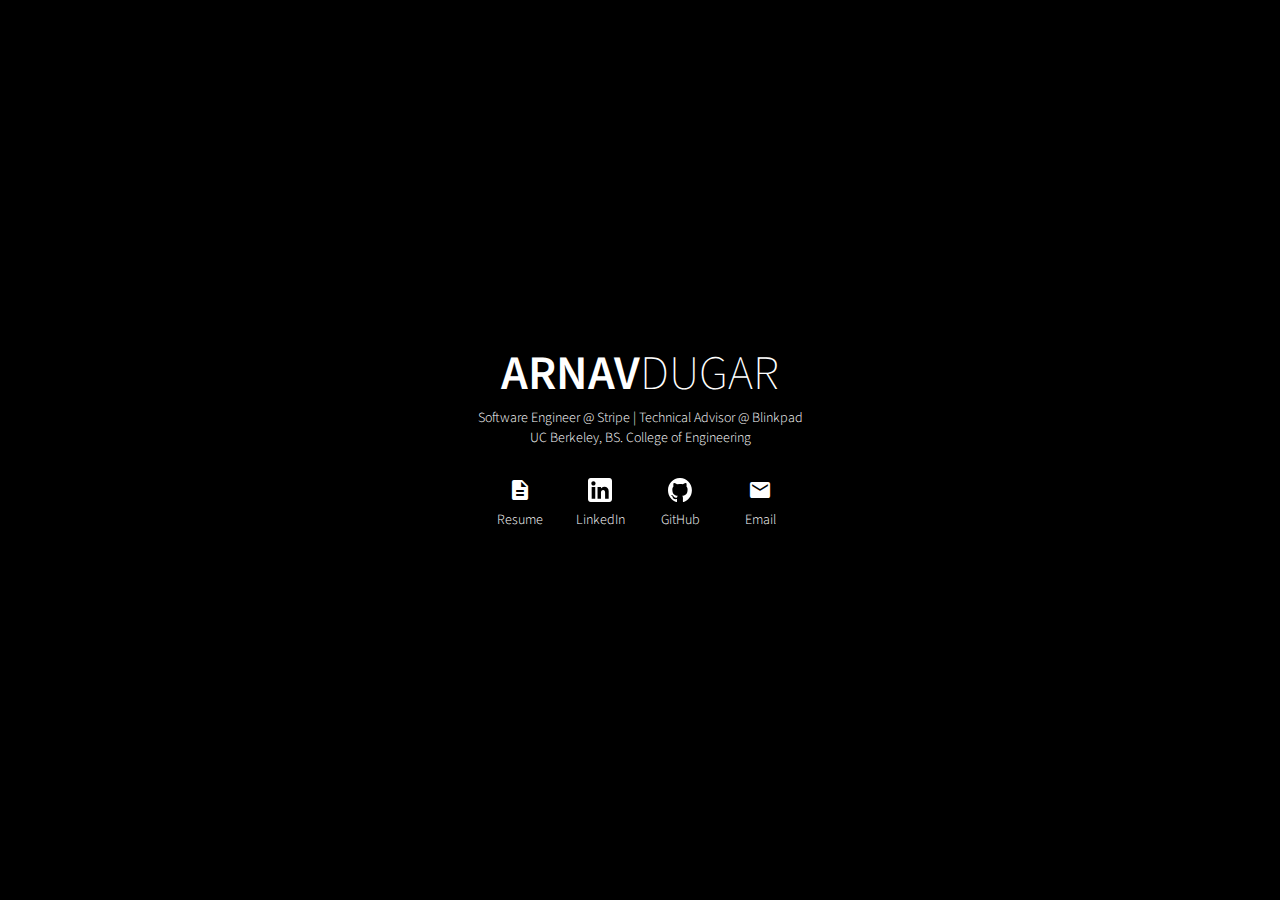
<file: index.html>
<!doctype html><meta charset="utf-8"><meta content="width=device-width,initial-scale=1" name="viewport"><meta content="#000000" name="theme-color"><meta content="Arnav Dugar" property="og:title"><meta content="https://arnavdugar.github.io/favicon.svg" property="og:image"><meta content="Software Engineer @ Stripe | Technical Advisor @ Blinkpad" property="og:description"><meta content="https://arnavdugar.github.io/" property="og:url"><title>Arnav Dugar</title><link href="/favicon.svg" rel="icon"><link href="https://fonts.gstatic.com" rel="preconnect"><link href="https://fonts.googleapis.com/css2?family=Source+Sans+3:wght@200;300;600&display=swap" rel="stylesheet"><link href="https://fonts.googleapis.com/icon?family=Material+Icons" rel="stylesheet"><script async data-token="52d51154-32c4-4ec9-8d1c-e75d27e576eb" src="https://beamanalytics.b-cdn.net/beam.min.js"></script><style>a{color:#fff;text-decoration:none;transition:color ease .5s}a:hover{color:#ff9800}a .svg-icon{transition:background-color ease .5s}a:hover .svg-icon{background-color:#ff9800}body{align-items:center;background-color:#000;color:#fff;display:flex;flex-direction:column;font-family:"Source Sans 3";font-size:14px;font-weight:300;gap:16px;height:100dvh;justify-content:center;margin:0;text-align:center;width:100dvw;user-select:none}h1{font-size:48px;line-height:75%;margin:0;text-transform:uppercase}ul{align-items:center;column-gap:16px;display:grid;grid-auto-flow:column;grid-template-rows:24px auto;padding:0;row-gap:8px}li{display:contents}li>a{display:grid;grid-row:1/span 2;grid-template-rows:subgrid;justify-items:center;width:64px}.svg-icon{background-color:#fff;height:24px;mask-image:var(--url);mask-position:center;mask-repeat:no-repeat;mask-size:contain;width:24px;-webkit-mask-image:var(--url);-webkit-mask-position:center;-webkit-mask-repeat:no-repeat;-webkit-mask-size:contain}</style><h1><span style="font-weight:600">Arnav</span><span style="font-weight:200">Dugar</span></h1><div>Software Engineer @ Stripe | Technical Advisor @ Blinkpad<br>UC Berkeley, BS. College of Engineering</div><ul><li><a href="/resume"><div class="material-icons">description</div><div>Resume</div></a><li><a href="https://linkedin.com/in/arnavdugar" target="_blank"><div class="svg-icon" style="--url:url(/resume/linkedin.svg)"></div><div>LinkedIn</div></a><li><a href="https://github.com/arnavdugar" target="_blank"><div class="svg-icon" style="--url:url(/resume/github.svg);height:calc(24px * 96 / 98)"></div><div>GitHub</div></a><li><a href="mailto:arnavdugar+resume@gmail.com" target="_blank"><div class="material-icons">email</div><div>Email</div></a></ul>
</file>
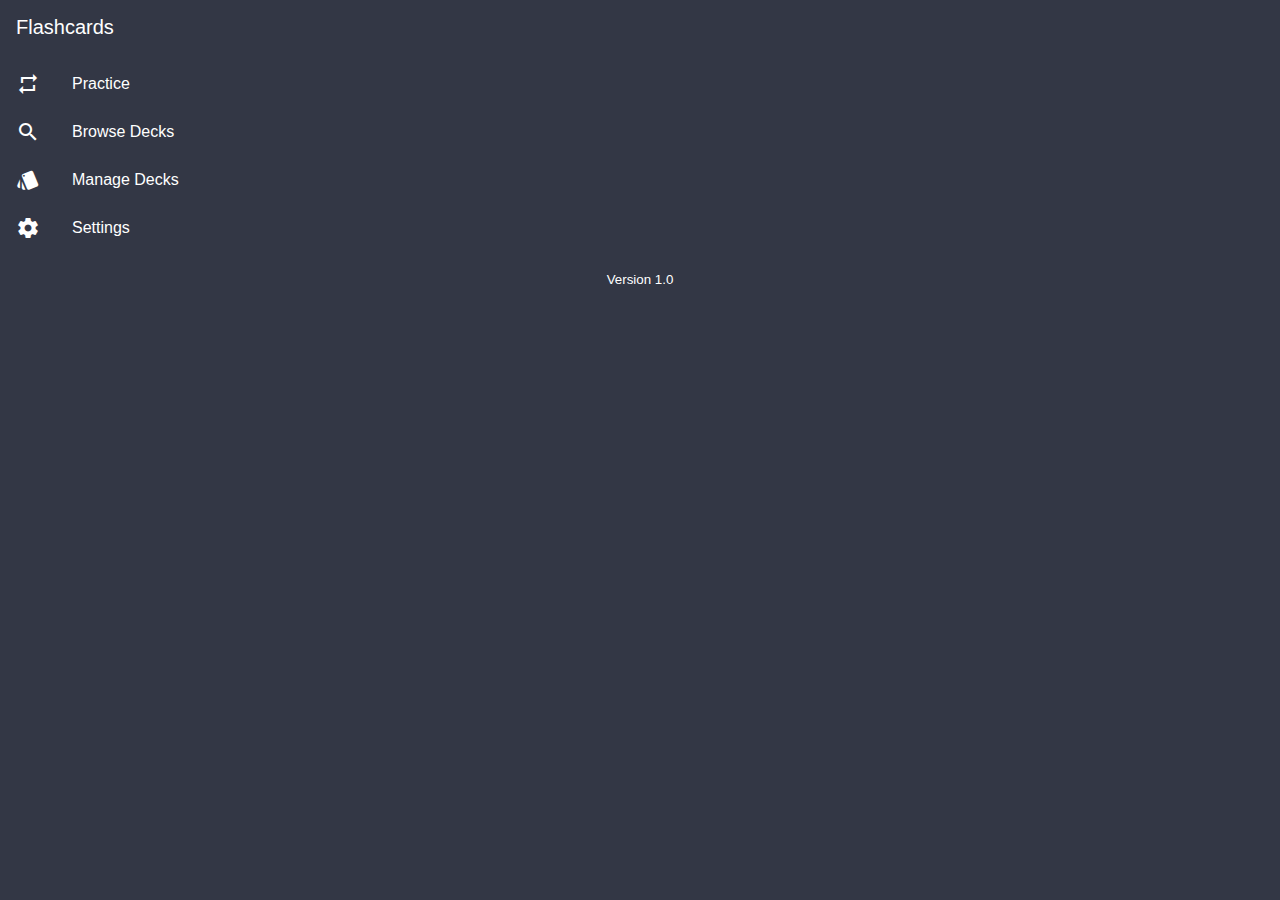
<file: flashcards/index.html>
<!DOCTYPE html>
<title>Flashcards</title>
<meta charset="utf-8">
<meta name="apple-mobile-web-app-capable" content="yes">
<meta name="apple-mobile-web-app-status-bar-style" content="black-translucent">
<meta name="viewport" content="width=device-width, initial-scale=1">
<link rel="manifest" href="/flashcards/manifest.json">
<link rel="stylesheet" type="text/css" href="style.css">
<script type="text/javascript" defer>'use strict';class b extends HTMLElement{constructor(a){super();a=document.getElementById(a);this.attachShadow({mode:"open"}).appendChild(a.content.cloneNode(!0))}};class c extends b{constructor(){super("index-template")}}customElements.define("index-component",c);
</script>
<script>
if ('serviceWorker' in navigator) {
  window.addEventListener('load', async () => {
    try {
      const registration = await navigator.serviceWorker.register('/flashcards/service_worker.min.js');
      console.log('ServiceWorker registration successful with scope: ', registration.scope);
    } catch (error) {
      console.error('ServiceWorker registration failed: ', error);
    }
  });
}
</script>
<meta name="theme-color" content="#333745"/>
<link href="https://fonts.googleapis.com/icon?family=Material+Icons" rel="stylesheet">


<template id="index-template"><style type="text/css">@import url("https://fonts.googleapis.com/icon?family=Material+Icons");a{color:inherit;text-decoration:none}.index{display:flex;flex-direction:column;height:100%;width:100%}.header{display:flex;flex-direction:row;flex-grow:0;font-size:20px;font-weight:500;height:24px;margin-bottom:4px;padding:16px}.header>:first-child,.content{flex-grow:1}.action{align-items:center;border-radius:4px;display:flex;flex-direction:row;height:40px;margin:8px}.action:active{background:#e0493f}.action>*{padding:8px}.action>.icon{padding-right:24px}.footer{align-items:center;display:flex;flex-direction:column;flex-grow:0;font-size:10pt;padding:12px}.footer>*{font-weight:300;padding:4px}</style><div>
  <div class="header">
    <div>Flashcards</div>
  </div>
  <div class="content">
    <a class="action" href="/flashcards/practice/">
      <div class="icon material-icons">repeat</div>
      <div class="text">Practice</div>
    </a>
    <a class="action" to="/flashcards/browse/">
      <div class="icon material-icons">search</div>
      <div class="text">Browse Decks</div>
    </a>
    <a class="action" to="/flashcards/manage/">
      <div class="icon material-icons">style</div>
      <div class="text">Manage Decks</div>
    </a>
    <a class="action" to="/flashcards/settings/">
      <div class="icon material-icons">settings</div>
      <div class="text">Settings</div>
    </a>
  </div>
  <div class="footer">
    <div>Version 1.0</div>
  </div>
</div>
</template>

<index-component></index-component>
</file>
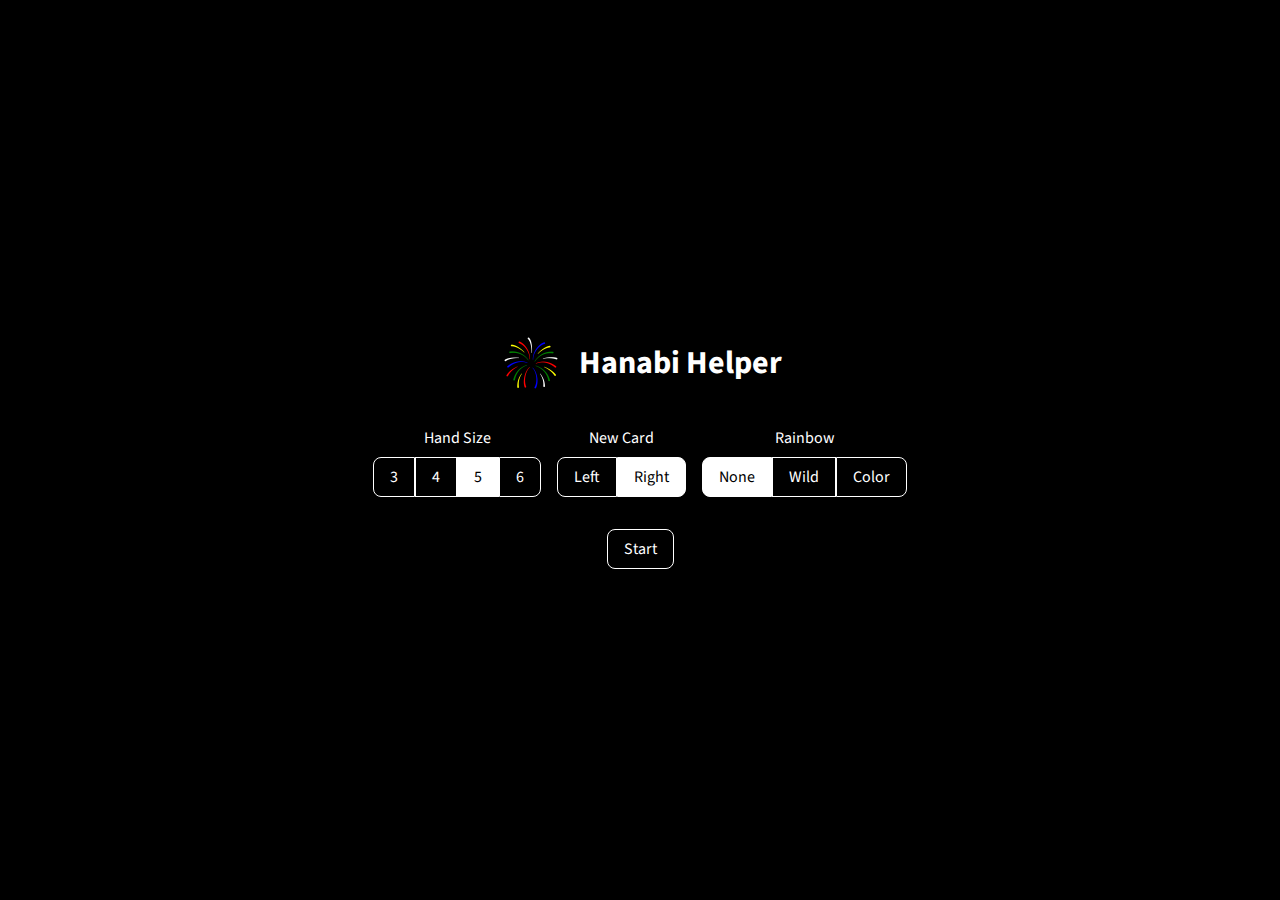
<file: hanabi/index.html>
<!doctype html>
<html lang="en-us">
  <meta charset="utf-8" />
  <meta name="viewport" content="width=device-width, initial-scale=1.0, maximum-scale=1.0, user-scalable=no" />
  <title>Hanabi</title>
  <link rel="icon" href="favicon/any/32.png" sizes="32x32" />
  <link rel="manifest" href="/hanabi/manifest.json" />
  <link rel="preconnect" href="https://fonts.googleapis.com" />
  <link rel="preconnect" href="https://fonts.gstatic.com" crossorigin />
  <link rel="stylesheet" href="main.css" />
  <link rel="stylesheet" href="https://fonts.googleapis.com/css2?family=Source+Sans+3:wght@200..900&display=swap" />
  <link
    rel="stylesheet"
    href="https://fonts.googleapis.com/css2?family=Material+Symbols+Rounded:opsz,wght,FILL,GRAD@24,400,1,0"
  />
  <script
    src="https://beamanalytics.b-cdn.net/beam.min.js"
    data-token="52d51154-32c4-4ec9-8d1c-e75d27e576eb"
    async
  ></script>
  <script src="main.js" defer></script>
  <div id="root"></div>
</html>
</file>
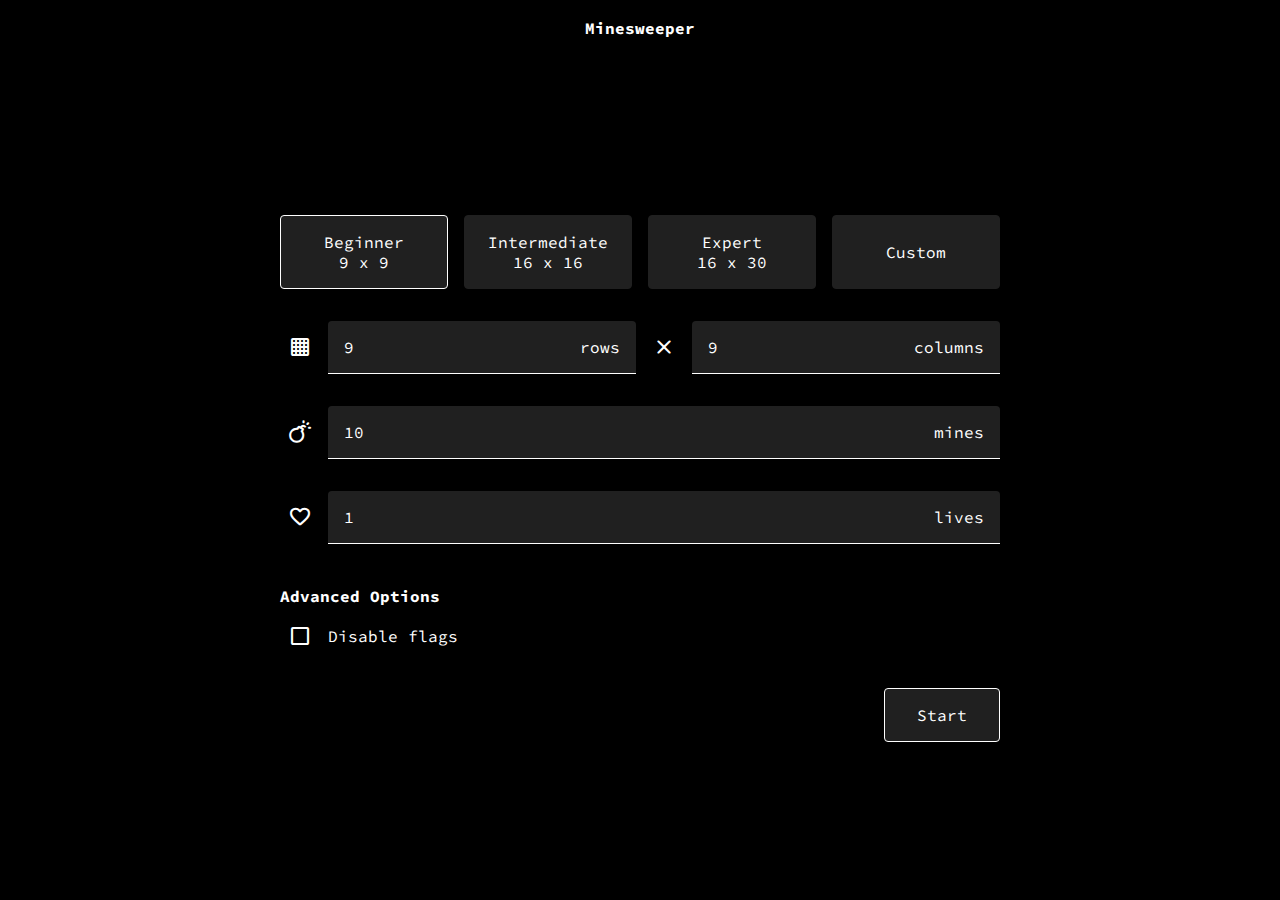
<file: minesweeper/index.html>
<!doctype html>
<html lang="en-us">
  <meta charset="utf-8" />
  <meta
    name="viewport"
    content="width=device-width, initial-scale=1.0, maximum-scale=1.0, user-scalable=no"
  />
  <title>Minesweeper</title>
  <link rel="icon" href="favicon/any/32.png" sizes="32x32" />
  <link rel="manifest" href="/minesweeper/manifest.json" />
  <link rel="preconnect" href="https://fonts.googleapis.com" />
  <link rel="preconnect" href="https://fonts.gstatic.com" crossorigin />
  <link rel="stylesheet" href="main.css" />
  <link
    rel="stylesheet"
    href="https://fonts.googleapis.com/css2?family=Source+Code+Pro&display=swap"
  />
  <link
    rel="stylesheet"
    href="https://fonts.googleapis.com/css2?family=Material+Symbols+Rounded:opsz,wght,FILL,GRAD@24,400,1,0"
  />
  <script src="main.js" defer></script>
  <div id="root"></div>
</html>
</file>
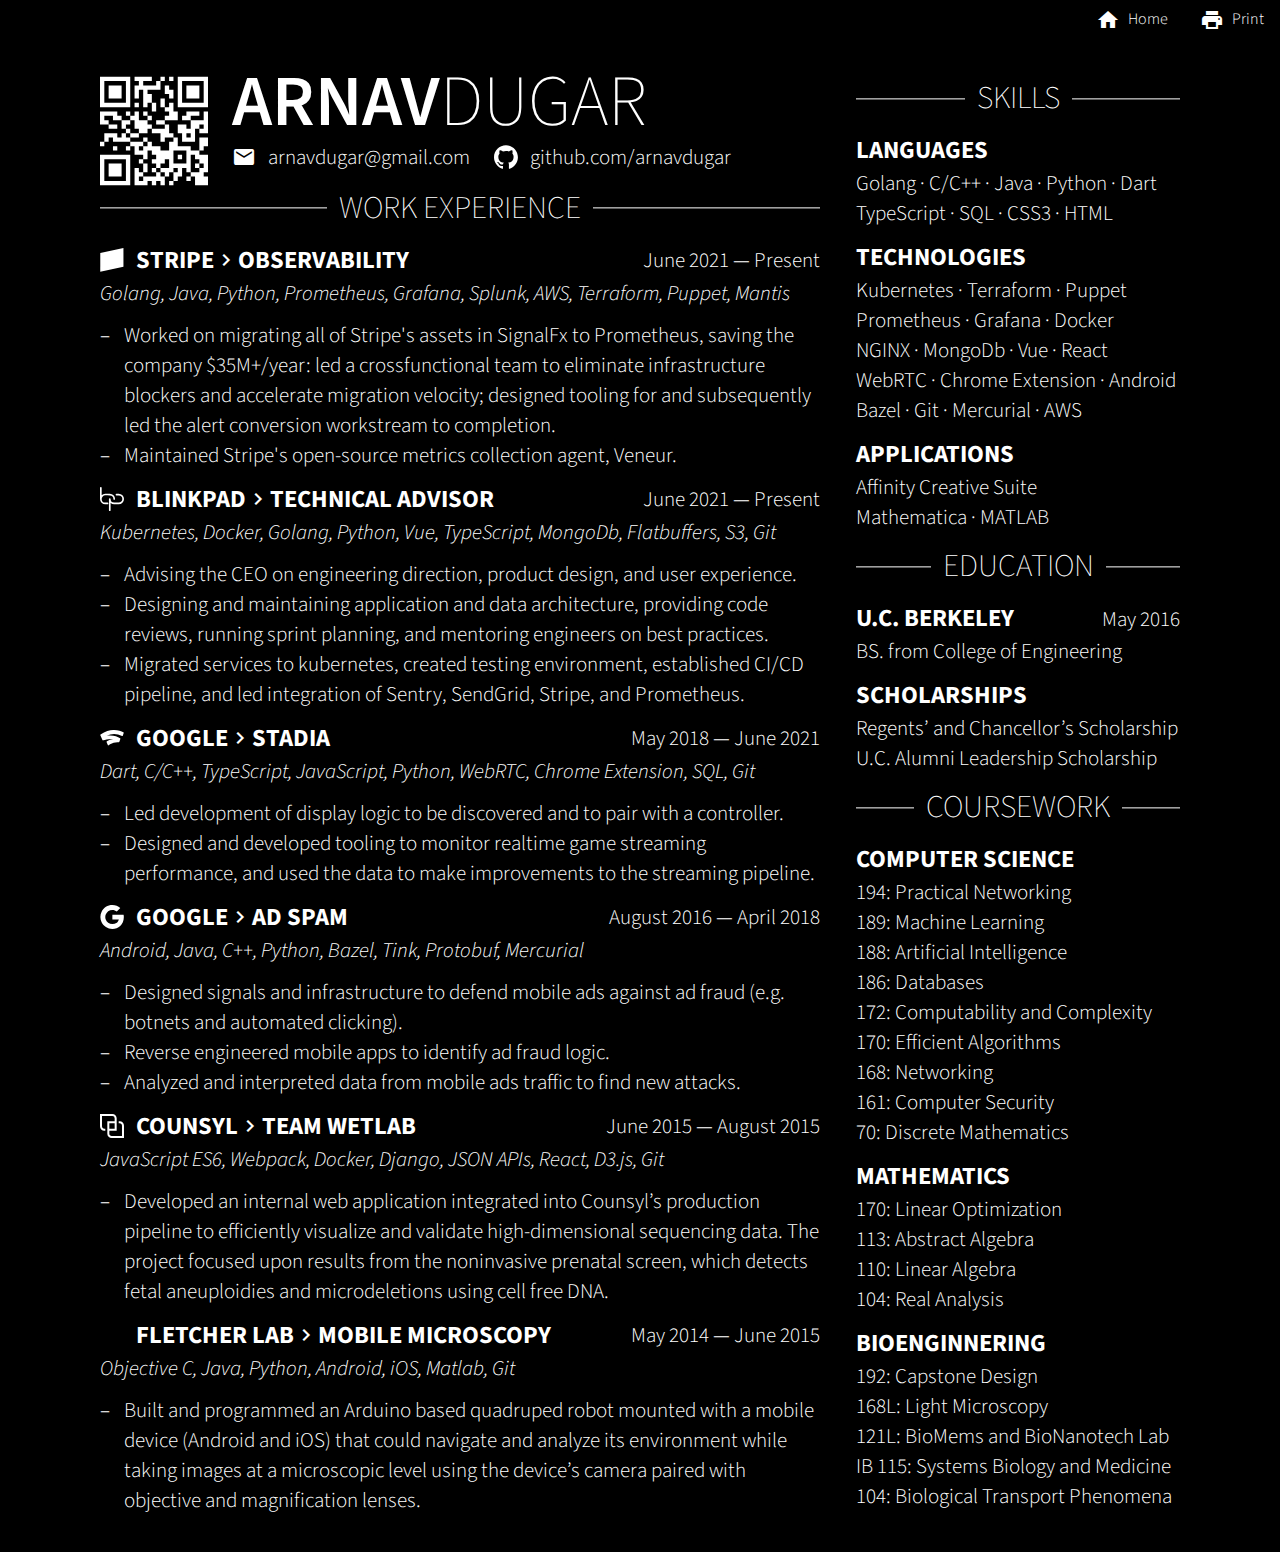
<file: resume/index.html>
<!doctype html><meta charset="utf-8"><meta content="width=device-width,initial-scale=1" name="viewport"><meta content="#000000" name="theme-color"><meta content="Resume - Arnav Dugar" property="og:title"><meta content="https://arnavdugar.github.io/favicon.svg" property="og:image"><meta content="Software Engineer @ Stripe | Technical Advisor @ Blinkpad" property="og:description"><meta content="https://arnavdugar.github.io/resume/" property="og:url"><title>Resume - Arnav Dugar</title><link href="/favicon.svg" rel="icon"><link href="https://fonts.gstatic.com" rel="preconnect"><link href="https://fonts.googleapis.com/css2?family=Source+Sans+3:wght@200;300;600&display=swap" rel="stylesheet"><link href="https://fonts.googleapis.com/css2?family=Source+Code+Pro" rel="stylesheet"><link href="https://fonts.googleapis.com/icon?family=Material+Icons" rel="stylesheet"><script async data-token="52d51154-32c4-4ec9-8d1c-e75d27e576eb" src="https://beamanalytics.b-cdn.net/beam.min.js"></script><style>@page{margin:.25in!important;size:8.5in 11in}a{color:inherit;text-decoration:none}body{align-items:center;background-color:#000;color:var(--color);display:flex;flex-direction:column;font-family:"Source Sans 3";font-size:14px;font-weight:300;margin:0;overflow-x:scroll}h1{font-size:48px;line-height:75%;margin:0;text-transform:uppercase}h2{align-items:center;display:flex;flex-direction:row;flex-grow:0;font-weight:200;gap:8px;margin:8px 0 0 0;text-transform:uppercase}h2::after,h2::before{background-color:var(--color);content:"";height:1px;flex-grow:1;transform:scaleY(.5);-webkit-transform:scaleY(.5)}h2:first-child{margin:0}h3{margin:8px 0 0 0;text-transform:uppercase}img{user-select:none}ul{padding-inline-start:0}.material-icons{font-size:16px;user-select:none}nav{align-items:center;align-self:flex-end;display:flex;flex-direction:row;gap:16px;padding:0 8px;user-select:none}nav>a{cursor:pointer;display:flex;flex-direction:row;font-size:16px;gap:8px;padding:8px}nav .material-icons{font-size:24px}body:not([share=true]) nav>#share{display:none}#contact{align-items:flex-start;align-self:center;display:flex;flex-direction:row;gap:16px;padding:8px 0}#contact>a{display:flex;flex-direction:row}main{column-gap:.25in;display:grid;grid-template-columns:5in 2.25in;height:10in;overflow:hidden;padding:.25in;position:relative;print-color-adjust:exact;width:7.5in;-webkit-print-color-adjust:exact}#container{overflow-x:scroll;scrollbar-width:none;-ms-overflow-style:none}#header{display:flex;flex-direction:row;gap:16px;grid-column:1;grid-row:1}#column-left{grid-column:1;grid-row:2}#column-right{grid-column:2;grid-row:1/span 2}.icon{align-self:center;height:16px;justify-self:center;margin-right:8px;width:16px}.h3{align-items:center;display:flex;flex-direction:row;justify-content:flex-end;gap:8px;margin:8px 0 0 0}.h3>a{display:flex;flex-direction:row}.h3>:last-child{flex-grow:1;text-align:end}.h3 h3{display:flex;align-items:center;margin:0}ul.details>li{display:contents}ul.details>li::before{align-self:baseline;content:"–";display:inline-block}ul.details{display:grid;grid-template-columns:16px 1fr;list-style-type:none;margin:8px 0 0 0;padding-inline-start:0}ul.technologies{display:block;margin:0}ul.technologies>li{display:inline;font-style:italic}ul.technologies>li::after{content:", "}ul.technologies>li:last-child::after{content:""}@media screen and (min-width:17in){main{zoom:2}}@media screen and (min-width:12.75in) and (max-width:17in){main{zoom:1.5}}@media screen and (max-width:8.5in){body{align-items:stretch}main{padding:16px}}@media screen{:root{--color:white}::selection{background-color:#fff;color:#000}a{transition:color ease .5s}a:hover{color:#ff9800}a .svg-icon{transition:background-color ease .5s}a:hover .svg-icon{background-color:#ff9800}#latest,#stamp{display:none}.invert{filter:invert(1)}.svg-icon{background-color:var(--color);mask-image:var(--url);mask-position:center;mask-repeat:no-repeat;mask-size:contain;-webkit-mask-image:var(--url);-webkit-mask-position:center;-webkit-mask-repeat:no-repeat;-webkit-mask-size:contain}}@media print{:root{--color:black}body{background-color:#fff;color:#000;display:contents}#container{display:contents}#latest{font-size:10px;left:.5in;line-height:100%;position:absolute;right:.5in;text-align:center;top:0}nav{display:none}#stamp{bottom:.25in;color:#d3d3d3;font-family:"Source Code Pro";font-size:8px;position:absolute;right:0;writing-mode:vertical-rl}.svg-icon{background-image:var(--url);background-position:center;background-repeat:no-repeat;background-size:contain}}</style><script>window.onload=async()=>{const t={text:"Arnav Dugar\nSoftware Engineer @ Stripe | Technical Advisor @ Blinkpad\nResume: ",title:document.title,url:document.location.pathname};navigator.share&&navigator.canShare(t)&&document.body.setAttribute("share",!0),document.getElementById("share").onclick=()=>{navigator.share(t)},document.getElementById("timestamp").innerText=(t=>`${t.toLocaleDateString(void 0,{day:"numeric",month:"short",year:"numeric"})} at ${t.toLocaleTimeString(void 0,{hour12:!1,timeZoneName:"short"})}`)(new Date);const e=await fetch("https://api.ipify.org",{credentials:"omit",method:"GET",referrer:""}).then((t=>t.text().then((t=>t.split(".").map((t=>parseInt(t,10).toString(16))).join(""))))).catch((t=>"-"));document.getElementById("stamp").innerText=[e,Date.now().toString(16),(new Date).getTimezoneOffset().toString(16)].join("/")}</script><nav><a href="/" target="_self"><div class="material-icons">home</div><div>Home</div></a><a id="share"><div class="material-icons">share</div><div>Share</div></a><a onclick="print()"><div class="material-icons">print</div><div>Print</div></a></nav><div id="container"><main><div id="header"><img class="invert" src="qr.svg" width="72px"><div><h1><span style="font-weight:600">Arnav</span><span style="font-weight:200">Dugar</span></h1><div id="contact"><a href="mailto:arnavdugar+resume@gmail.com" target="_blank"><div class="icon material-icons">email</div><div>arnavdugar@gmail.com</div></a><a href="https://github.com/arnavdugar" target="_blank"><div class="icon svg-icon" style="--url:url(github.svg)"></div><div>github.com/arnavdugar</div></a></div></div></div><div id="column-left"><h2>Work Experience</h2><div class="h3"><a href="https://stripe.com" target="_blank"><div class="icon svg-icon" style="--url:url(stripe.svg)"></div><h3><span>Stripe</span><span class="material-icons">chevron_right</span><span>Observability</span></h3></a><div>June 2021 — Present</div></div><ul class="technologies"><li><a href="https://go.dev/" target="_blank">Golang</a><li><a href="https://java.com/" target="_blank">Java</a><li><a href="https://python.org/" target="_blank">Python</a><li><a href="https://prometheus.io/" target="_blank">Prometheus</a><li><a href="https://grafana.com/" target="_blank">Grafana</a><li><a href="https://splunk.com/" target="_blank">Splunk</a><li><a href="https://aws.amazon.com/" target="_blank">AWS</a><li><a href="https://terraform.io/" target="_blank">Terraform</a><li><a href="https://puppet.com/" target="_blank">Puppet</a><li><a href="https://netflix.github.io/mantis/" target="_blank">Mantis</a></ul><ul class="details"><li><div>Worked on migrating all of Stripe's assets in SignalFx to Prometheus, saving the company $35M+/year: led a crossfunctional team to eliminate infrastructure blockers and accelerate migration velocity; designed tooling for and subsequently led the alert conversion workstream to completion.</div><li><div>Maintained Stripe's open-source metrics collection agent, Veneur.</div></ul><div class="h3"><a href="https://blinkpad.com" target="_blank"><div class="icon svg-icon" style="--url:url(blinkpad.svg)"></div><h3><span>Blinkpad</span><span class="material-icons">chevron_right</span><span>Technical Advisor</span></h3></a><div>June 2021 — Present</div></div><ul class="technologies"><li><a href="https://kubernetes.io/" target="_blank">Kubernetes</a><li><a href="https://docker.com/" target="_blank">Docker</a><li><a href="https://go.dev/" target="_blank">Golang</a><li><a href="https://python.org/" target="_blank">Python</a><li><a href="https://vuejs.org/" target="_blank">Vue</a><li><a href="https://typescriptlang.org/" target="_blank">TypeScript</a><li><a href="https://mongodb.com/" target="_blank">MongoDb</a><li><a href="https://flatbuffers.dev/" target="_blank">Flatbuffers</a><li><a href="https://aws.amazon.com/s3/" target="_blank">S3</a><li><a href="https://git-scm.com/" target="_blank">Git</a></ul><ul class="details"><li><div>Advising the CEO on engineering direction, product design, and user experience.</div><li><div>Designing and maintaining application and data architecture, providing code reviews, running sprint planning, and mentoring engineers on best practices.</div><li><div>Migrated services to kubernetes, created testing environment, established CI/CD pipeline, and led integration of Sentry, SendGrid, Stripe, and Prometheus.</div></ul><div class="h3"><a href="https://stadia.com/" target="_blank"><div class="icon svg-icon" style="--url:url(stadia.svg)"></div><h3><span>Google</span><span class="material-icons">chevron_right</span><span>Stadia</span></h3></a><div>May 2018 — June 2021</div></div><ul class="technologies"><li><a href="https://dart.dev/" target="_blank">Dart</a><li><a href="https://isocpp.org/" target="_blank">C/C++</a><li><a href="https://typescriptlang.org/" target="_blank">TypeScript</a><li>JavaScript<li><a href="https://python.org/" target="_blank">Python</a><li><a href="https://webrtc.org/" target="_blank">WebRTC</a><li><a href="https://developer.chrome.com/docs/extensions" target="_blank">Chrome Extension</a><li>SQL<li><a href="https://git-scm.com/" target="_blank">Git</a></ul><ul class="details"><li><div>Led development of display logic to be discovered and to pair with a controller.</div><li><div>Designed and developed tooling to monitor realtime game streaming performance, and used the data to make improvements to the streaming pipeline.</div></ul><div class="h3"><a href="https://google.com/ads/adtrafficquality/" target="_blank"><div class="icon svg-icon" style="--url:url(google.svg)"></div><h3><span>Google</span><span class="material-icons">chevron_right</span><span>Ad Spam</span></h3></a><div>August 2016 — April 2018</div></div><ul class="technologies"><li><a href="https://developer.android.com/" target="_blank">Android</a><li><a href="https://java.com/" target="_blank">Java</a><li><a href="https://isocpp.org/" target="_blank">C++</a><li><a href="https://python.org/" target="_blank">Python</a><li><a href="https://bazel.build/" target="_blank">Bazel</a><li><a href="https://developers.google.com/tink" target="_blank">Tink</a><li><a href="https://protobuf.dev/" target="_blank">Protobuf</a><li><a href="https://mercurial-scm.org/" target="_blank">Mercurial</a></ul><ul class="details"><li><div>Designed signals and infrastructure to defend mobile ads against ad fraud (e.g. botnets and automated clicking).</div><li><div>Reverse engineered mobile apps to identify ad fraud logic.</div><li><div>Analyzed and interpreted data from mobile ads traffic to find new attacks.</div></ul><div class="h3"><a href="https://counsyl.com/" target="_blank"><div class="icon svg-icon" style="--url:url(counsyl.svg)"></div><h3><span>Counsyl</span><span class="material-icons">chevron_right</span><span>Team Wetlab</span></h3></a><div>June 2015 — August 2015</div></div><ul class="technologies"><li>JavaScript ES6<li><a href="https://webpack.js.org/" target="_blank">Webpack</a><li><a href="https://docker.com/" target="_blank">Docker</a><li><a href="https://djangoproject.com/" target="_blank">Django</a><li>JSON APIs<li><a href="https://react.dev/" target="_blank">React</a><li><a href="https://d3js.org/" target="_blank">D3.js</a><li><a href="https://git-scm.com/" target="_blank">Git</a></ul><ul class="details"><li>Developed an internal web application integrated into Counsyl’s production pipeline to efficiently visualize and validate high-dimensional sequencing data. The project focused upon results from the noninvasive prenatal screen, which detects fetal aneuploidies and microdeletions using cell free DNA.</ul><div class="h3"><a href="https://fletchlab.berkeley.edu/" target="_blank"><div class="icon material-icons">science</div><h3><span>Fletcher Lab</span><span class="material-icons">chevron_right</span><span>Mobile Microscopy</span></h3></a><div>May 2014 — June 2015</div></div><ul class="technologies"><li><a href="https://developer.apple.com/library/archive/documentation/Cocoa/Conceptual/ProgrammingWithObjectiveC/Introduction/Introduction.html" target="_blank">Objective C</a><li><a href="https://java.com/" target="_blank">Java</a><li><a href="https://python.org/" target="_blank">Python</a><li><a href="https://developer.android.com/" target="_blank">Android</a><li><a href="https://developer.apple.com/ios/" target="_blank">iOS</a><li><a href="https://mathworks.com/products/matlab.html" target="_blank">Matlab</a><li><a href="https://git-scm.com/" target="_blank">Git</a></ul><ul class="details"><li>Built and programmed an Arduino based quadruped robot mounted with a mobile device (Android and iOS) that could navigate and analyze its environment while taking images at a microscopic level using the device’s camera paired with objective and magnification lenses.</ul></div><div id="column-right"><h2>Skills</h2><h3>Languages</h3><div>Golang · C/C++ · Java · Python · Dart</div><div>TypeScript · SQL · CSS3 · HTML</div><h3>Technologies</h3><div>Kubernetes · Terraform · Puppet</div><div>Prometheus · Grafana · Docker</div><div>NGINX · MongoDb · Vue · React</div><div>WebRTC · Chrome Extension · Android</div><div>Bazel · Git · Mercurial · AWS</div><h3>Applications</h3><div>Affinity Creative Suite</div><div>Mathematica · MATLAB</div><h2>Education</h2><div class="h3"><h3>U.C. Berkeley</h3><div>May 2016</div></div><div>BS. from College of Engineering</div><h3>Scholarships</h3><div>Regents’ and Chancellor’s Scholarship</div><div>U.C. Alumni Leadership Scholarship</div><h2>Coursework</h2><h3>Computer Science</h3><div>194: Practical Networking</div><div>189: Machine Learning</div><div>188: Artificial Intelligence</div><div>186: Databases</div><div>172: Computability and Complexity</div><div>170: Efficient Algorithms</div><div>168: Networking</div><div>161: Computer Security</div><div>70: Discrete Mathematics</div><h3>Mathematics</h3><div>170: Linear Optimization</div><div>113: Abstract Algebra</div><div>110: Linear Algebra</div><div>104: Real Analysis</div><h3>Bioenginnering</h3><div>192: Capstone Design</div><div>168L: Light Microscopy</div><div>121L: BioMems and BioNanotech Lab</div><div>IB 115: Systems Biology and Medicine</div><div>104: Biological Transport Phenomena</div></div><div id="latest"><div>Printed <span id="timestamp">at unknown timestamp</span>; see latest copy at <a href="https://arnavdugar.github.io/resume">https://arnavdugar.github.io/resume</a>.</div></div><div id="stamp"></div></main></div>
</file>
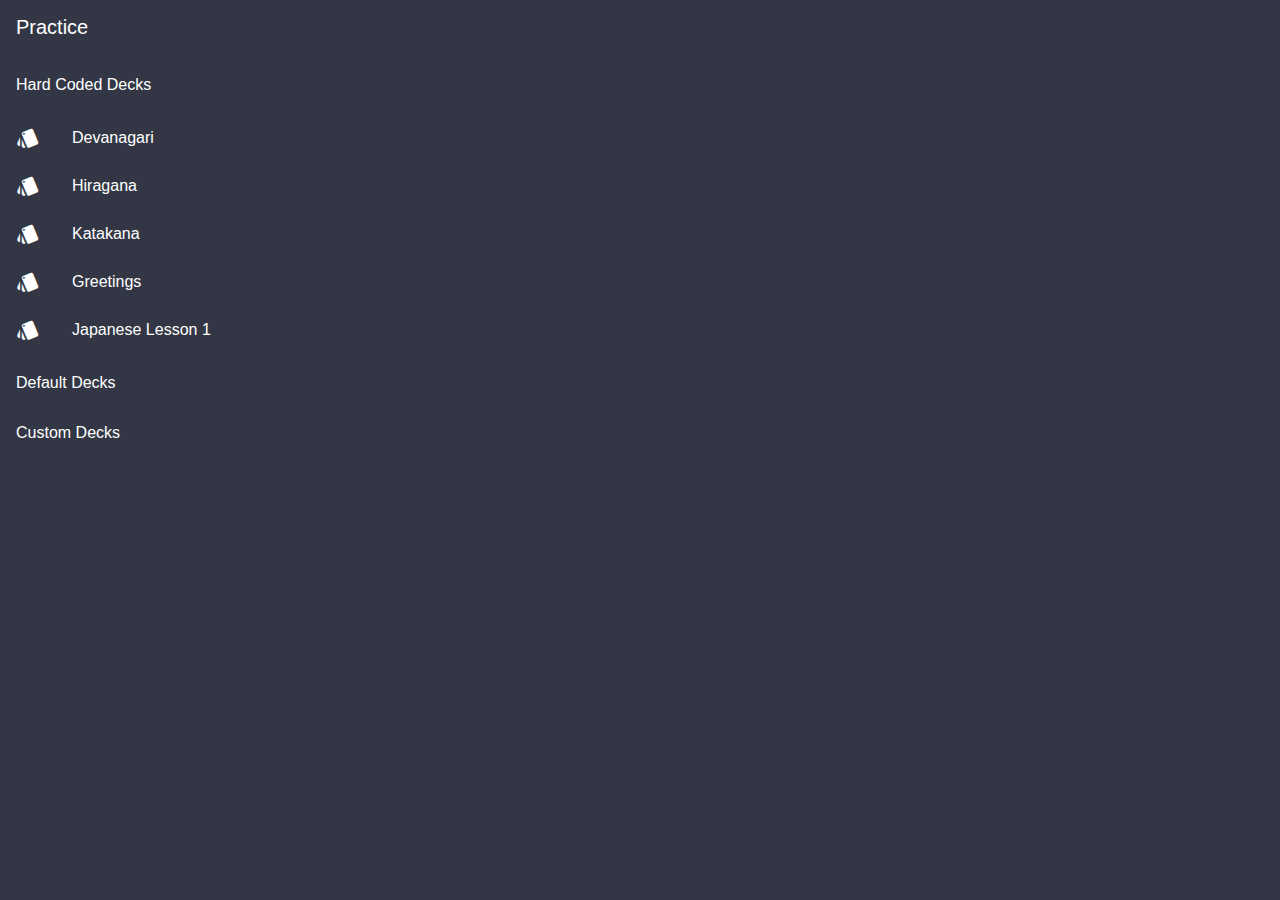
<file: flashcards/practice/index.html>
<!DOCTYPE html>
<title>Practice</title>
<meta charset="utf-8">
<meta name="apple-mobile-web-app-capable" content="yes">
<meta name="apple-mobile-web-app-status-bar-style" content="black-translucent">
<meta name="viewport" content="width=device-width, initial-scale=1">
<link rel="manifest" href="/flashcards/manifest.json">
<link rel="stylesheet" type="text/css" href="style.css">
<script type="text/javascript" defer>'use strict';class d extends HTMLElement{constructor(b){super();b=document.getElementById(b);this.attachShadow({mode:"open"}).appendChild(b.content.cloneNode(!0))}};let e=null;var g=async()=>{null==e&&(e=new Promise((b,f)=>{const c=indexedDB.open("flashcards",1);c.onsuccess=a=>{b(a.target.result)};c.onerror=f;c.onupgradeneeded=a=>{a=a.target.result;a.createObjectStore("deck",{keyPath:"id"}).createIndex("id","id",{unique:!0});a=a.createObjectStore("flashcard",{keyPath:"id"});a.createIndex("id","id",{unique:!0});a.createIndex("deck_id","deck_id",{unique:!1})}}))};class h extends d{constructor(){super("practice-template");g()}}customElements.define("practice-component",h);
</script>
<script>
if ('serviceWorker' in navigator) {
  window.addEventListener('load', async () => {
    try {
      const registration = await navigator.serviceWorker.register('/flashcards/service_worker.min.js');
      console.log('ServiceWorker registration successful with scope: ', registration.scope);
    } catch (error) {
      console.error('ServiceWorker registration failed: ', error);
    }
  });
}
</script>
<meta name="theme-color" content="#333745"/>
<link href="https://fonts.googleapis.com/icon?family=Material+Icons" rel="stylesheet">

<template id="practice-template"><style type="text/css">@import url("https://fonts.googleapis.com/icon?family=Material+Icons");a{color:inherit;text-decoration:none}.index{display:flex;flex-direction:column;height:100%;width:100%}.header{flex-grow:0;font-size:20px;font-weight:500;height:24px;margin-bottom:4px;padding:16px}.section{padding:16px}.content{flex-grow:1}.action{align-items:center;border-radius:4px;display:flex;flex-direction:row;height:40px;margin:8px}.action:active{background:#e0493f}.action>*{padding:8px}.action>.icon{padding-right:24px}.footer{align-items:center;display:flex;flex-direction:column;flex-grow:0;font-size:10pt;padding:12px}.footer>*{font-weight:300;padding:4px}</style><div>
  <div class="header">
    <div>Practice</div>
  </div>
  <div class="content">
    <div class="section">Hard Coded Decks</div>
    <a class="action" href="/flashcards/card/?data=/flashcards/devanagari.min.json">
      <div class="icon material-icons">style</div>
      <div class="text">Devanagari</div>
    </a>
    <a class="action" href="/flashcards/card/?data=/flashcards/hiragana.min.json">
      <div class="icon material-icons">style</div>
      <div class="text">Hiragana</div>
    </a>
    <a class="action" href="/flashcards/card/?data=/flashcards/katakana.min.json">
      <div class="icon material-icons">style</div>
      <div class="text">Katakana</div>
    </a>
    <a class="action" href="/flashcards/card/?data=/flashcards/greetings.min.json">
      <div class="icon material-icons">style</div>
      <div class="text">Greetings</div>
    </a>
    <a class="action" href="/flashcards/card/?data=/flashcards/lesson1.min.json">
      <div class="icon material-icons">style</div>
      <div class="text">Japanese Lesson 1</div>
    </a>
    <div class="section">Default Decks</div>
    <div class="section">Custom Decks</div>
  </div>
</div>
</template>

<practice-component></practice-component>
</file>
<file: flashcards/style.css>
html, body {
  background: #333745;
  color: white;
  font-family: 'Noto Sans', sans-serif;
  font-weight: 400;
  height: 100%;
  margin: 0;
  overflow: hidden;
  padding: 0;
  position: absolute;
  user-select: none;
  width: 100%;
}

body, index-component {
  display: flex;
  flex-direction: column;
  height: 100%;
  width: 100%;
}
</file>
<file: hanabi/main.css>
body,html{background-color:#000;color:#fff;display:flex;font-family:"Source Sans 3";height:100dvh;justify-content:center;margin:0;min-width:400px;overflow:hidden;position:fixed;top:0;user-select:none;-webkit-user-select:none;width:100dvw}@media screen and (orientation: portrait){body{height:100dvw;left:100dvw;transform-origin:left top;transform:rotate(90deg);width:100dvh}}button{cursor:pointer;font-family:inherit;font-size:inherit}div{box-sizing:border-box}fieldset{border:none;margin:0;padding:0}h1{margin:0}.icon-button{margin:8px;transition:color .25s ease}.icon-button[data-disabled=true]{color:gray}.icon-button:not([data-disabled=true]){cursor:pointer}@media (max-width: 1200px){#root{display:contents}}@media (min-width: 1201px){#root{width:1200px}}.game{align-items:stretch;box-sizing:border-box;display:grid;gap:32px;grid-template-columns:1fr 40px;grid-template-rows:48px 1fr;height:100%;padding:16px;touch-action:none;width:100%}.menu{display:flex;flex-direction:column;grid-column:2;grid-row:1/-1}.menu-divider{background-color:#fff;height:1px;margin:16px 8px}.cards{box-sizing:border-box;height:100%;position:relative;justify-self:center;width:100%}@keyframes card-create-scale{0%{scale:20%}to{scale:100%}}@keyframes card-create-z-index{0%{z-index:0}to{z-index:1}}.card{align-items:center;animation:card-create-scale .5s,card-create-z-index .5s steps(1,jump-end);background-color:#000;backdrop-filter:blur(16px);border-radius:16px;border:1px solid white;display:flex;flex-direction:column;gap:16px;overflow:hidden;padding:0 0 16px;position:absolute;transition:top .5s,left .5s,z-index .5s steps(1,jump-end);z-index:1;&[data-touch=true]{transition:none;z-index:2}>.card-drag{align-items:center;align-self:stretch;display:flex;flex:0 0 16px;flex-direction:column;justify-content:center;>svg{stroke-linecap:round;transition:stroke .25s ease}}>.card-drag[data-enabled=true]{cursor:ew-resize;>svg{stroke:#fff}}>.card-drag[data-enabled=false]>svg{stroke:gray}>.clue-icons{align-content:flex-start;display:flex;flex-wrap:wrap;gap:16px;justify-content:center;padding:0 16px;width:136px}}.setup{align-items:center;display:flex;flex-direction:column;gap:32px;height:100%;justify-content:center;padding:16px;width:100%;>.setup-title{display:flex;flex-direction:row;align-items:center;gap:16px}>.setup-options{column-gap:16px;display:grid;grid-template-rows:auto auto;justify-content:center;row-gap:8px;>*{align-items:center;display:grid;grid-row:-1 / 1;grid-template-rows:subgrid;>.setup-label{justify-self:center}>fieldset{display:flex;flex-direction:row;>*{display:contents;>label{border-color:#fff;border-style:solid;border-width:1px .5px;cursor:pointer;padding:8px 16px}>input:checked~label{background-color:#fff;color:#000}}>*:first-child>label{border-bottom-left-radius:8px;border-left-width:1px;border-top-left-radius:8px}>*:last-child>label{border-bottom-right-radius:8px;border-right-width:1px;border-top-right-radius:8px}}}}>.setup-start{background-color:transparent;border:1px solid white;border-radius:8px;color:#fff;padding:8px 16px}}input.toggleButton{display:none}.clue-cards{align-items:center;display:flex;flex-direction:row;gap:32px;justify-content:center;>*{display:flex;flex-direction:row;flex-wrap:nowrap;gap:8px;>div{display:contents}>div>label{align-items:center;border:1px solid white;border-radius:4px;cursor:pointer;display:flex;height:48px;justify-content:center;width:36px}>div>input:checked~label{background-color:#fff;color:#000}>div>label>svg.clue-number-icon>circle{fill:#fff}>div>input:checked~label>svg.clue-number-icon>circle{fill:#000}}}
</file>
<file: minesweeper/main.css>
:root{--black: black;--dark: #202020;--dark-hover: #404040;--error: #ff6644;--primary-1: #800000;--primary-2: #008080;--white: white}body,html{background-color:var(--black);color:var(--white);font-family:Source Code Pro,monospace;height:100vh;margin:0;min-width:400px;width:100vw;overflow:hidden;user-select:none;-webkit-user-select:none}h1,h2{align-items:center;display:flex;font-size:initial;margin:0}input{background-color:transparent;border:none;color:var(--white);font-family:Source Code Pro,monospace;font-size:16px;width:32px;padding:16px;outline:none}.material-symbols-rounded{margin:8px}#root{display:flex;flex-direction:column;height:100%;width:100%}#root>div{display:contents}.contents{flex:1 1 0}.button{background-color:var(--dark);border:1px solid var(--white);box-sizing:border-box;border-radius:4px;cursor:pointer;padding:16px 32px;transition:background-color .25s linear}.button:hover{background-color:var(--dark-hover)}.header-button{cursor:pointer}.board{>.header{box-shadow:0 3px 6px #00000029,0 3px 6px #0000003b;display:flex;flex-direction:column;left:0;position:absolute;right:0;top:0;>.header-actions{display:flex;padding:8px;>div>div{align-items:center;display:flex;flex:1 1 0;flex-direction:row;justify-content:center;padding-right:8px;&.header-button{cursor:pointer}}@media screen and (max-width: 500px){>div{display:flex;flex-direction:row;gap:8px}align-items:stretch;flex-direction:column}@media screen and (min-width: 501px){>div{display:contents}flex-direction:row;gap:8px}}>.outcome{padding:16px;text-align:center;&[data-outcome=died]{background-color:var(--primary-1)}&[data-outcome=win]{background-color:var(--primary-2)}}}>.contents{display:grid;font-size:32px;overflow:scroll;padding:50vh 50vw;@media screen and (max-width: 500px){margin-top:96px}@media screen and (min-width: 501px){margin-top:56px}}}.cell{align-items:center;border-radius:4px;cursor:pointer;display:flex;grid-column-end:span 1;grid-row-end:span 1;justify-content:center;margin:2px;transition:background-color .25s linear;&[data-status="0"]{background-color:var(--dark)}&[data-status="1"]{background-color:transparent}&[data-status="3"]{background-color:var(--primary-2);display:inherit;font-size:inherit}&[data-status="4"]{background-color:var(--primary-1);display:inherit;font-size:inherit}@media (hover: hover){&:not([data-status="3"],[data-status="4"]):hover{background-color:var(--dark-hover)}}}.selector{h1{flex-direction:row;height:56px;justify-content:center}h2{height:40px}>.contents{align-items:stretch;display:flex;flex-direction:column;gap:32px;justify-content:center;>.size-selector{display:flex;gap:16px}@media screen and (max-width: 800px){>.size-selector{flex-direction:column}>.size-selector>label>div{flex-direction:row;gap:16px}align-self:stretch;padding:0 8px}@media screen and (min-width: 801px){>.size-selector{flex-direction:row;>label>div{align-items:center;flex-direction:column;justify-content:center}}align-self:center;width:720px}>.custom-inputs{display:contents;>*{align-items:center;display:flex;flex-direction:row;gap:8px;>.input{flex:1 1 0}}}>.start-game{display:flex;flex-direction:row;justify-content:end}}}label.checkbox{align-items:center;cursor:pointer;display:flex;flex-direction:row;gap:8px;>input{display:none}>input+.material-symbols-rounded:before{content:"check_box_outline_blank"}>input:checked~.material-symbols-rounded:before{content:"check_box"}}label.input{align-items:center;background-color:var(--dark);border-bottom:1px solid var(--white);border-top-left-radius:4px;border-top-right-radius:4px;color:var(--white);cursor:text;display:flex;flex-direction:row;padding-right:16px;transition:background-color .25s linear;&[data-invalid=true]{border-color:var(--error);color:var(--error)}&:hover{background-color:var(--dark-hover)}>span{flex-grow:0}>input{flex:1 1 0}}label.radio-button{display:contents;>input{display:none}>div{background-color:var(--dark);border:1px solid var(--dark);box-sizing:border-box;border-radius:4px;cursor:pointer;display:flex;flex:1 1 0;padding:16px;transition:background-color .25s linear}>div:hover{background-color:var(--dark-hover)}>input:checked+div{border:1px solid var(--white)}}
</file>
<file: flashcards/practice/style.css>
html, body {
  background: #333745;
  color: white;
  font-family: 'Noto Sans', sans-serif;
  font-weight: 400;
  height: 100%;
  margin: 0;
  overflow: hidden;
  padding: 0;
  position: absolute;
  user-select: none;
  width: 100%;
}

body, practice-component {
  display: flex;
  flex-direction: column;
  height: 100%;
  width: 100%;
}
</file>
